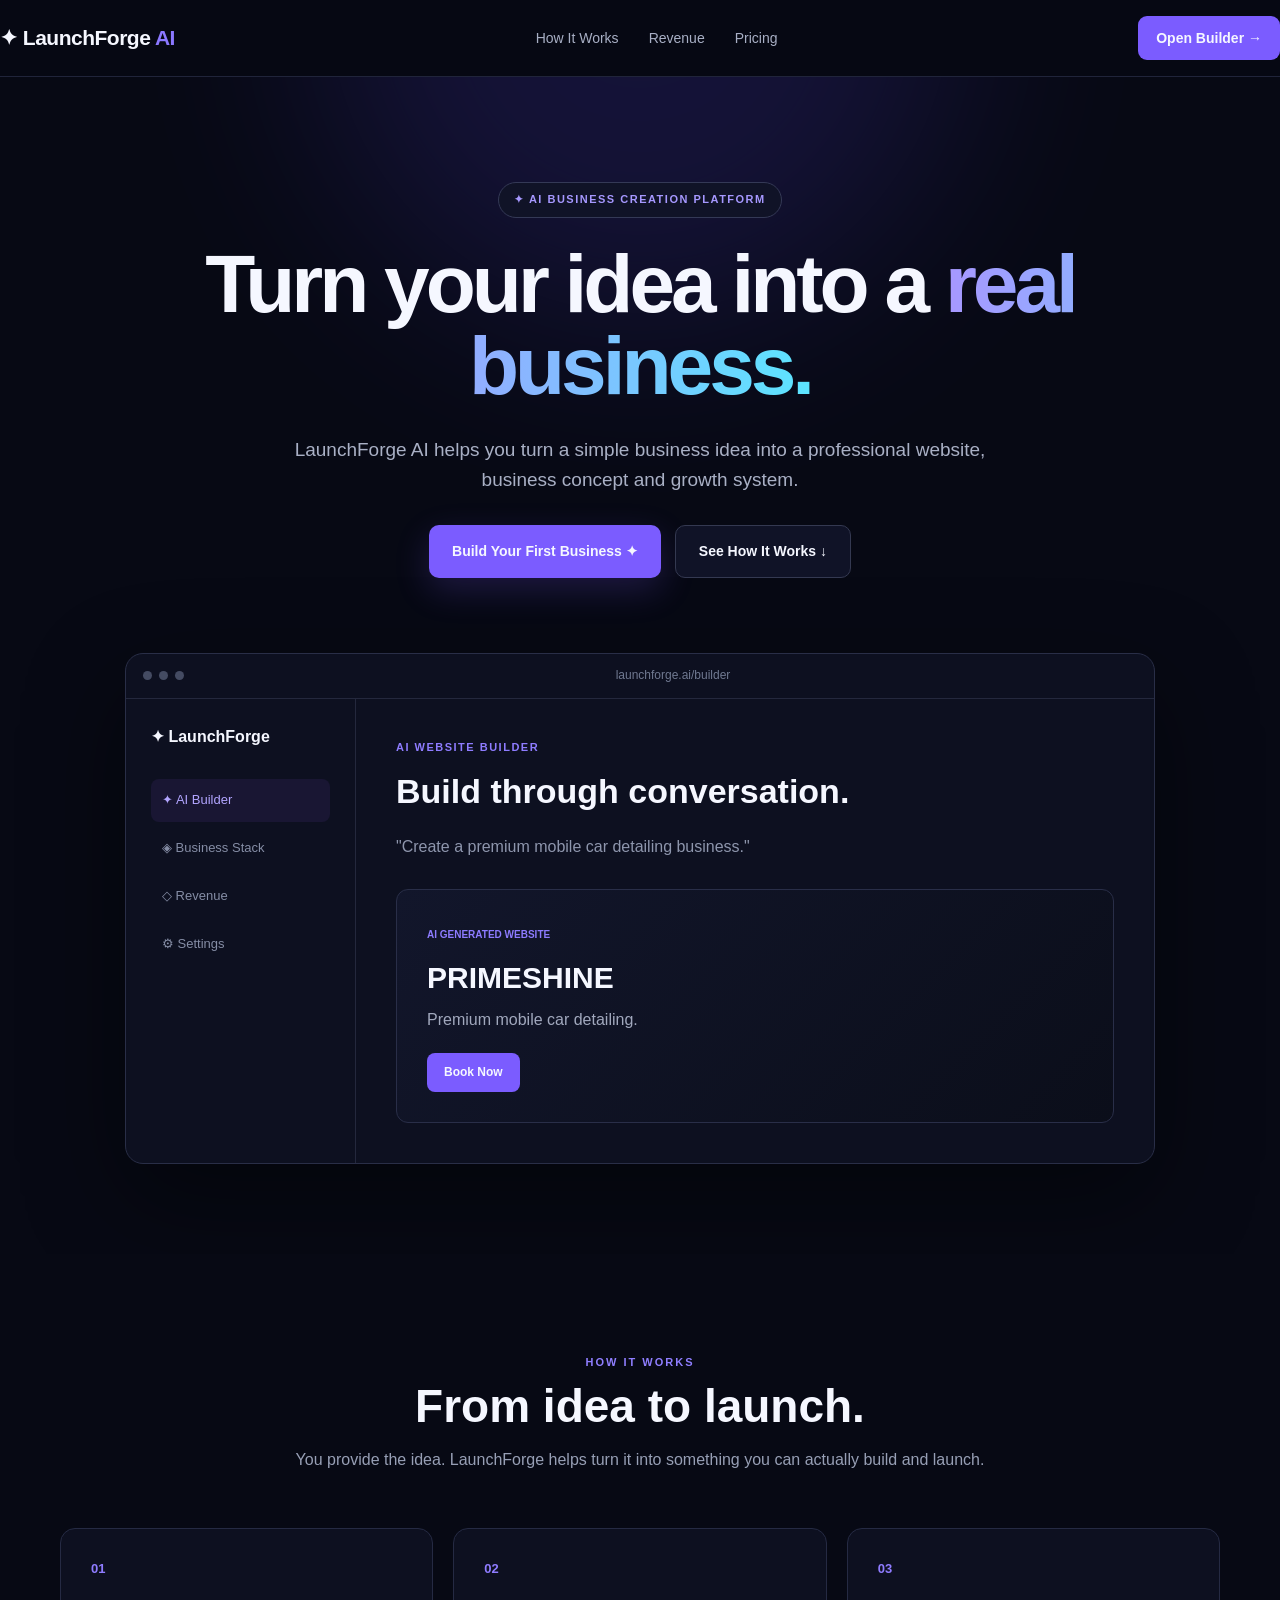
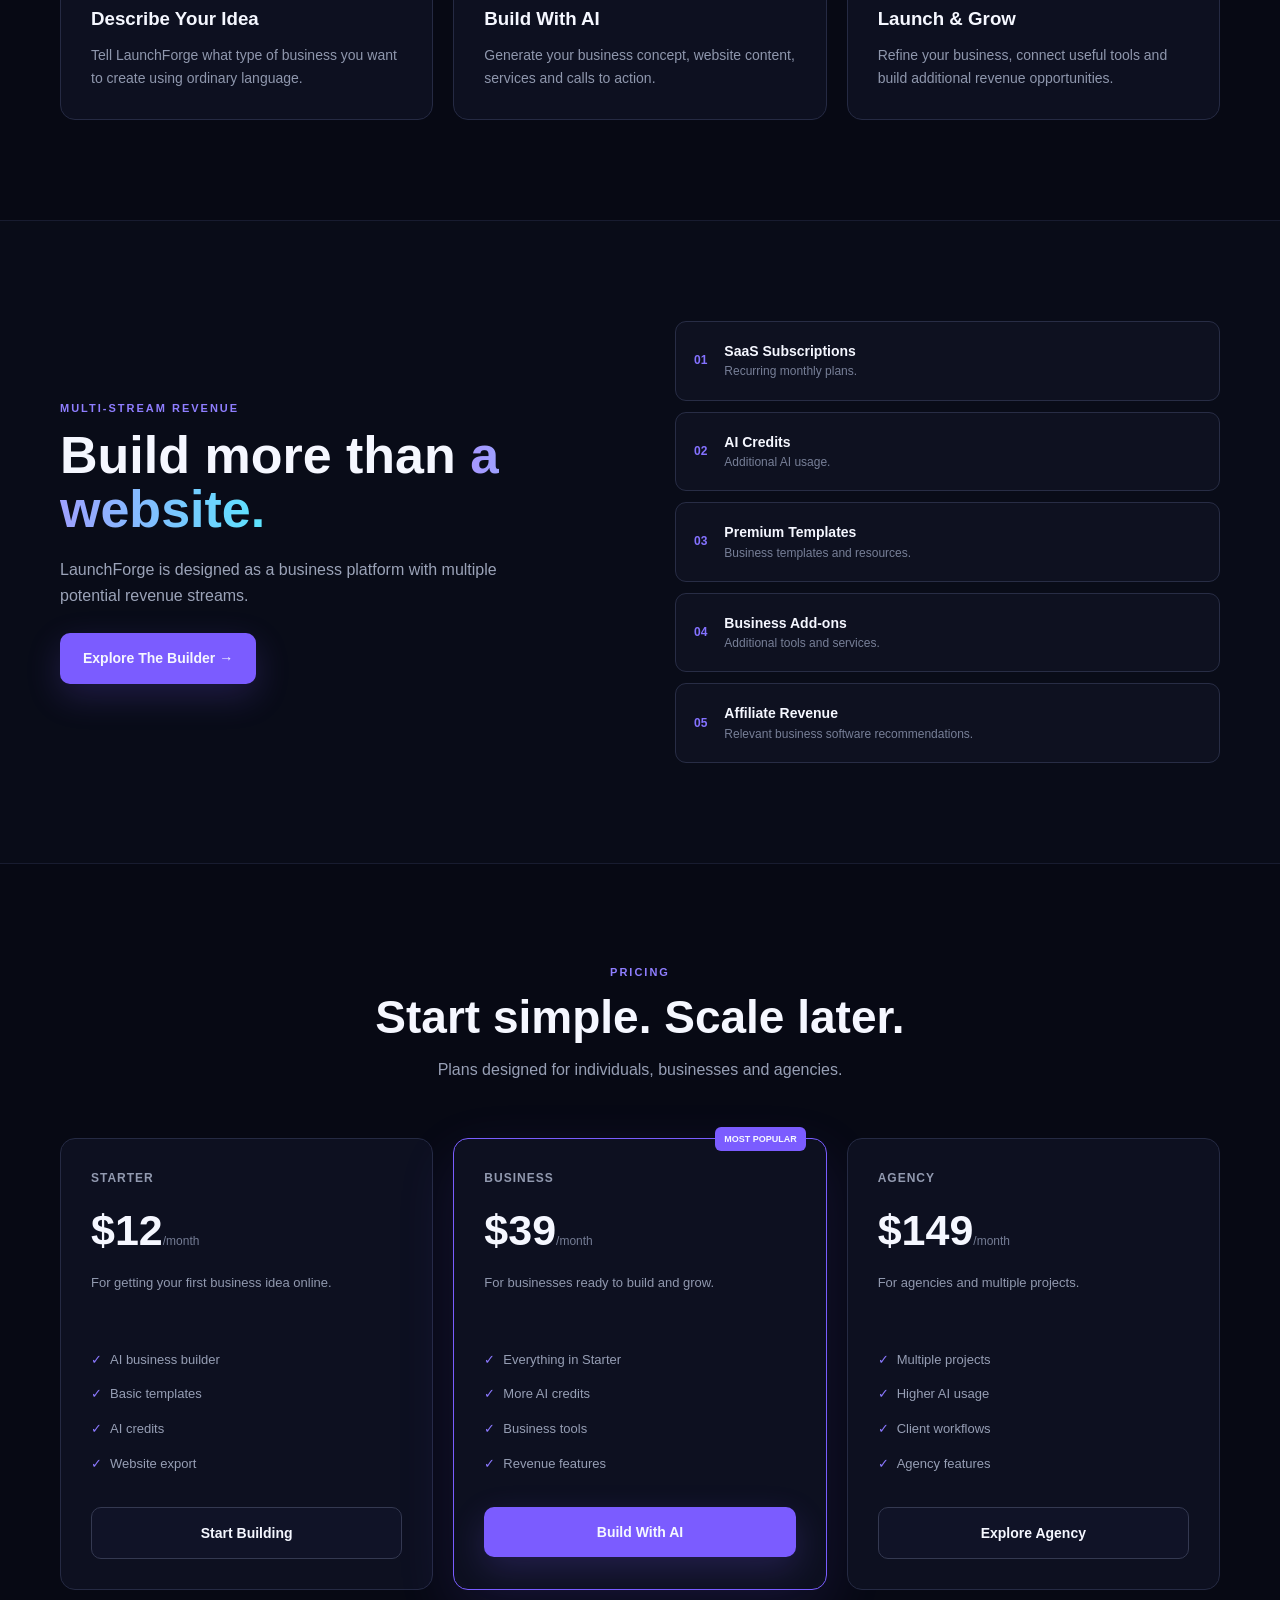
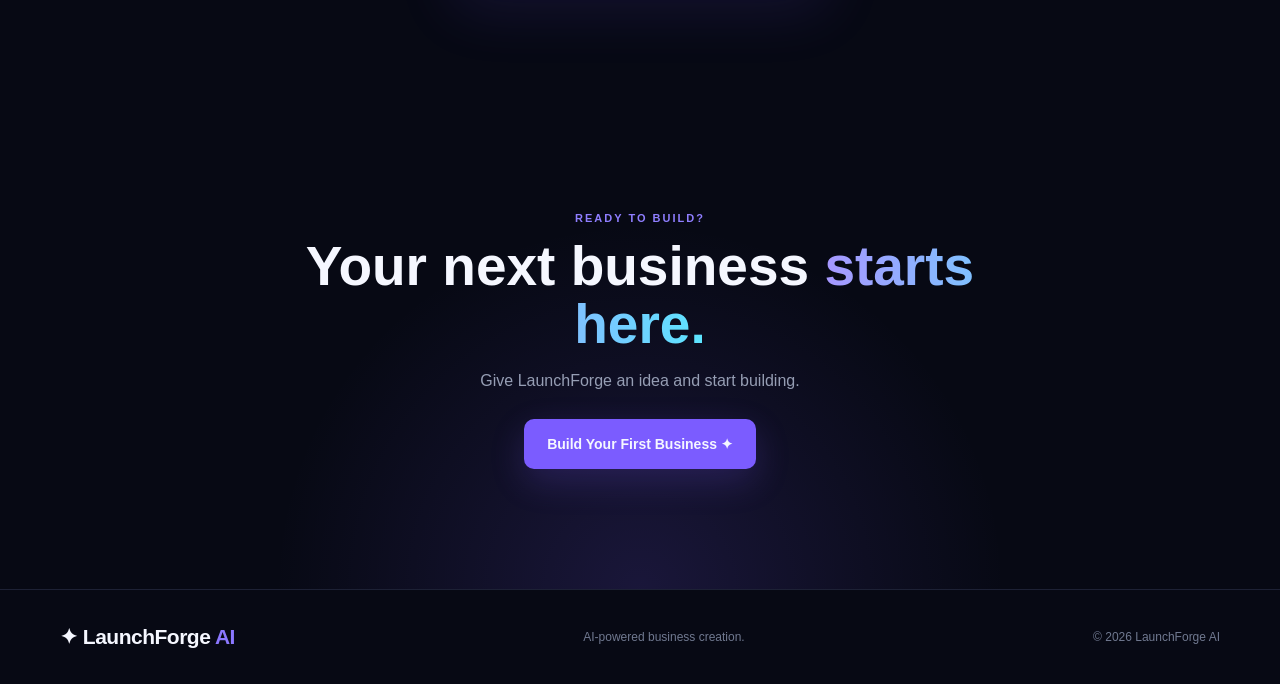
<file: index.html>
<!DOCTYPE html>
<html lang="en">
<head>
<meta charset="UTF-8">
<meta name="viewport" content="width=device-width, initial-scale=1.0">
<title>LaunchForge AI — Build Your Business With AI</title>
<link rel="stylesheet" href="style.css">
</head>

<body>

<nav class="navbar">
  <div class="nav-inner">
    <a href="index.html" class="logo">✦ LaunchForge <span>AI</span></a>

    <div class="nav-links">
      <a href="#how">How It Works</a>
      <a href="#revenue">Revenue</a>
      <a href="#pricing">Pricing</a>
    </div>

    <a href="builder.html" class="nav-cta">Open Builder →</a>
  </div>
</nav>


<header class="hero">

  <div class="hero-glow"></div>

  <div class="container hero-content">

    <div class="badge">✦ AI BUSINESS CREATION PLATFORM</div>

    <h1>
      Turn your idea into a
      <span>real business.</span>
    </h1>

    <p>
      LaunchForge AI helps you turn a simple business idea into a
      professional website, business concept and growth system.
    </p>

    <div class="hero-buttons">

      <a href="builder.html" class="btn btn-primary">
        Build Your First Business ✦
      </a>

      <a href="#how" class="btn btn-secondary">
        See How It Works ↓
      </a>

    </div>


    <div class="app-preview">

      <div class="browser-bar">
        <div class="browser-dots">
          <i></i><i></i><i></i>
        </div>

        <div class="browser-address">
          launchforge.ai/builder
        </div>
      </div>


      <div class="preview-body">

        <aside class="preview-sidebar">

          <div class="preview-logo">✦ LaunchForge</div>

          <div class="preview-menu active">
            ✦ AI Builder
          </div>

          <div class="preview-menu">
            ◈ Business Stack
          </div>

          <div class="preview-menu">
            ◇ Revenue
          </div>

          <div class="preview-menu">
            ⚙ Settings
          </div>

        </aside>


        <div class="preview-main">

          <div class="preview-label">
            AI WEBSITE BUILDER
          </div>

          <h2>
            Build through conversation.
          </h2>

          <p>
            "Create a premium mobile car detailing business."
          </p>

          <div class="generated-site">

            <small>AI GENERATED WEBSITE</small>

            <h3>PRIMESHINE</h3>

            <h4>Premium mobile car detailing.</h4>

            <span class="fake-button">
              Book Now
            </span>

          </div>

        </div>

      </div>

    </div>

  </div>

</header>


<section id="how" class="section">

  <div class="container">

    <div class="section-heading">

      <div class="section-tag">HOW IT WORKS</div>

      <h2>From idea to launch.</h2>

      <p>
        You provide the idea. LaunchForge helps turn it into
        something you can actually build and launch.
      </p>

    </div>


    <div class="steps">

      <div class="step-card">

        <div class="step-number">01</div>

        <h3>Describe Your Idea</h3>

        <p>
          Tell LaunchForge what type of business you want to create
          using ordinary language.
        </p>

      </div>


      <div class="step-card">

        <div class="step-number">02</div>

        <h3>Build With AI</h3>

        <p>
          Generate your business concept, website content,
          services and calls to action.
        </p>

      </div>


      <div class="step-card">

        <div class="step-number">03</div>

        <h3>Launch & Grow</h3>

        <p>
          Refine your business, connect useful tools and
          build additional revenue opportunities.
        </p>

      </div>

    </div>

  </div>

</section>


<section id="revenue" class="section revenue-section">

  <div class="container revenue-layout">

    <div class="revenue-copy">

      <div class="section-tag">MULTI-STREAM REVENUE</div>

      <h2>
        Build more than
        <span>a website.</span>
      </h2>

      <p>
        LaunchForge is designed as a business platform with
        multiple potential revenue streams.
      </p>

      <a href="builder.html" class="btn btn-primary">
        Explore The Builder →
      </a>

    </div>


    <div class="revenue-list">

      <div class="revenue-item">
        <strong>01</strong>
        <div>
          <h3>SaaS Subscriptions</h3>
          <p>Recurring monthly plans.</p>
        </div>
      </div>

      <div class="revenue-item">
        <strong>02</strong>
        <div>
          <h3>AI Credits</h3>
          <p>Additional AI usage.</p>
        </div>
      </div>

      <div class="revenue-item">
        <strong>03</strong>
        <div>
          <h3>Premium Templates</h3>
          <p>Business templates and resources.</p>
        </div>
      </div>

      <div class="revenue-item">
        <strong>04</strong>
        <div>
          <h3>Business Add-ons</h3>
          <p>Additional tools and services.</p>
        </div>
      </div>

      <div class="revenue-item">
        <strong>05</strong>
        <div>
          <h3>Affiliate Revenue</h3>
          <p>Relevant business software recommendations.</p>
        </div>
      </div>

    </div>

  </div>

</section>


<section id="pricing" class="section">

  <div class="container">

    <div class="section-heading">

      <div class="section-tag">PRICING</div>

      <h2>Start simple. Scale later.</h2>

      <p>
        Plans designed for individuals, businesses and agencies.
      </p>

    </div>


    <div class="pricing-grid">


      <div class="price-card">

        <div class="plan-name">STARTER</div>

        <div class="price">
          $12<span>/month</span>
        </div>

        <p class="plan-description">
          For getting your first business idea online.
        </p>

        <ul>
          <li>AI business builder</li>
          <li>Basic templates</li>
          <li>AI credits</li>
          <li>Website export</li>
        </ul>

        <a href="builder.html" class="btn btn-secondary full">
          Start Building
        </a>

      </div>


      <div class="price-card featured">

        <div class="popular">MOST POPULAR</div>

        <div class="plan-name">BUSINESS</div>

        <div class="price">
          $39<span>/month</span>
        </div>

        <p class="plan-description">
          For businesses ready to build and grow.
        </p>

        <ul>
          <li>Everything in Starter</li>
          <li>More AI credits</li>
          <li>Business tools</li>
          <li>Revenue features</li>
        </ul>

        <a href="builder.html" class="btn btn-primary full">
          Build With AI
        </a>

      </div>


      <div class="price-card">

        <div class="plan-name">AGENCY</div>

        <div class="price">
          $149<span>/month</span>
        </div>

        <p class="plan-description">
          For agencies and multiple projects.
        </p>

        <ul>
          <li>Multiple projects</li>
          <li>Higher AI usage</li>
          <li>Client workflows</li>
          <li>Agency features</li>
        </ul>

        <a href="builder.html" class="btn btn-secondary full">
          Explore Agency
        </a>

      </div>

    </div>

  </div>

</section>


<section class="final-cta">

  <div class="container">

    <div class="section-tag">READY TO BUILD?</div>

    <h2>
      Your next business
      <span>starts here.</span>
    </h2>

    <p>
      Give LaunchForge an idea and start building.
    </p>

    <a href="builder.html" class="btn btn-primary">
      Build Your First Business ✦
    </a>

  </div>

</section>


<footer>

  <div class="container footer-inner">

    <div class="logo">
      ✦ LaunchForge <span>AI</span>
    </div>

    <p>
      AI-powered business creation.
    </p>

    <p>
      © 2026 LaunchForge AI
    </p>

  </div>

</footer>

</body>
</html>
</file>
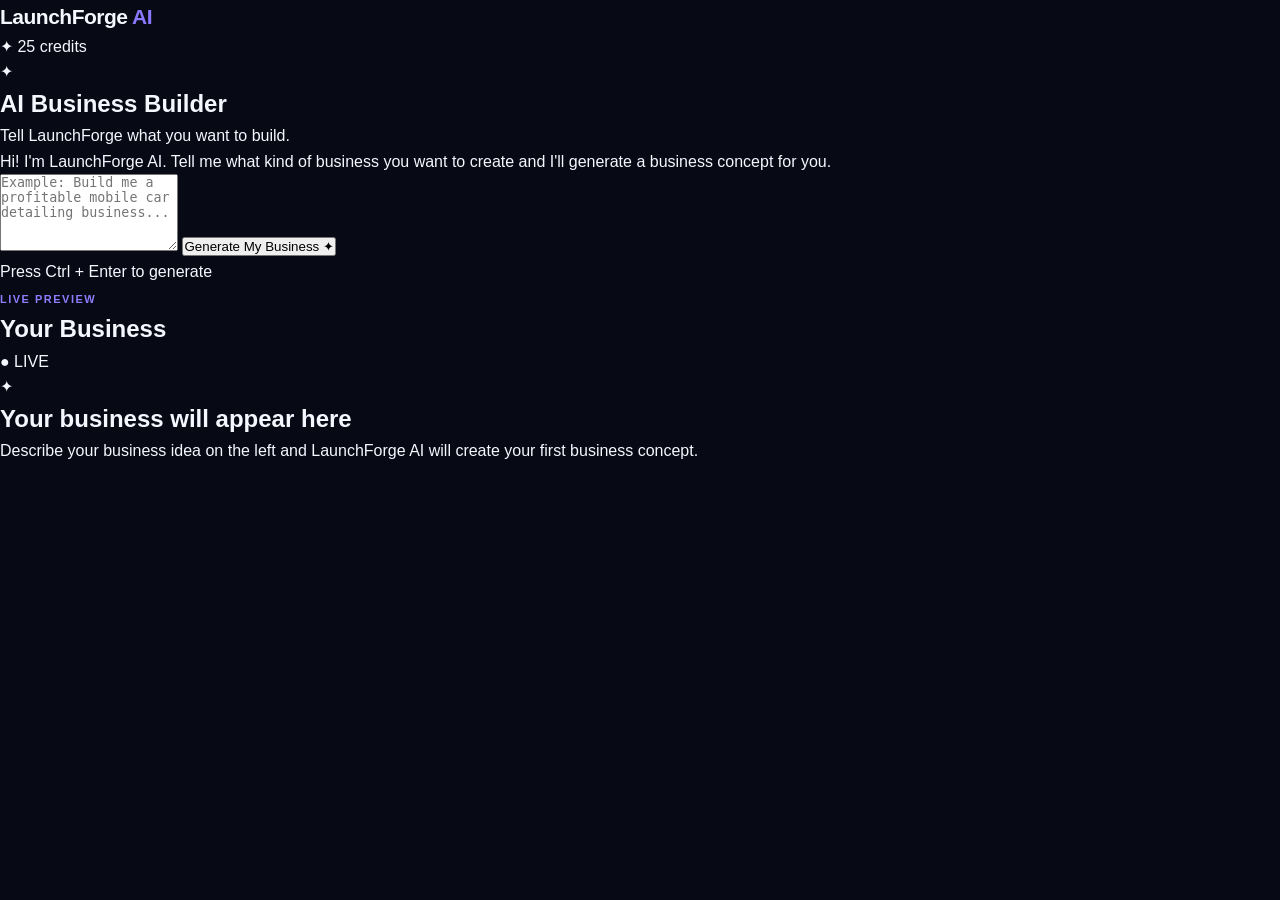
<file: builder.html>
<!DOCTYPE html>
<html lang="en">
<head>
  <meta charset="UTF-8">
  <meta name="viewport" content="width=device-width, initial-scale=1.0">

  <title>LaunchForge AI Builder</title>

  <link rel="stylesheet" href="style.css">
</head>

<body>

  <header class="builder-topbar">

    <a href="index.html" class="logo">
      LaunchForge <span>AI</span>
    </a>

    <div class="credits">
      ✦ <span id="credits">25</span> credits
    </div>

  </header>


  <main class="builder">

    <!-- LEFT SIDE -->

    <section class="builder-panel">

      <div class="builder-heading">

        <div class="ai-icon">
          ✦
        </div>

        <div>
          <h1>AI Business Builder</h1>
          <p>Tell LaunchForge what you want to build.</p>
        </div>

      </div>


      <!-- CHAT -->

      <div id="chatMessages" class="chat-messages">

        <div class="message ai">
          Hi! I'm LaunchForge AI. Tell me what kind of business you want to create and I'll generate a business concept for you.
        </div>

      </div>


      <!-- INPUT -->

      <div class="builder-input-area">

        <textarea
          id="businessPrompt"
          placeholder="Example: Build me a profitable mobile car detailing business..."
          rows="5"
        ></textarea>

        <button
          id="generateBtn"
          type="button"
          class="generate-button"
        >
          Generate My Business ✦
        </button>

        <p class="input-hint">
          Press Ctrl + Enter to generate
        </p>

      </div>

    </section>


    <!-- RIGHT SIDE -->

    <section class="preview-panel">

      <div class="preview-header">

        <div>
          <span class="preview-label">LIVE PREVIEW</span>
          <h2>Your Business</h2>
        </div>

        <span class="live-status">
          ● LIVE
        </span>

      </div>


      <div id="preview" class="preview-content">

        <div class="empty-preview">

          <div class="empty-icon">
            ✦
          </div>

          <h2>Your business will appear here</h2>

          <p>
            Describe your business idea on the left and LaunchForge AI will create your first business concept.
          </p>

        </div>

      </div>

    </section>

  </main>


  <script src="builder.js"></script>

</body>
</html>
</file>
<file: style.css>
* {
  margin: 0;
  padding: 0;
  box-sizing: border-box;
}

html {
  scroll-behavior: smooth;
}

body {
  font-family: Arial, Helvetica, sans-serif;
  background: #070914;
  color: #f5f7ff;
  line-height: 1.6;
}

a {
  color: inherit;
  text-decoration: none;
}

.container {
  width: min(1160px, 92%);
  margin: auto;
}


/* NAVIGATION */

.navbar {
  position: sticky;
  top: 0;
  z-index: 100;
  background: rgba(7, 9, 20, 0.92);
  backdrop-filter: blur(18px);
  border-bottom: 1px solid #20243a;
}

.nav-inner {
  min-height: 76px;
  display: flex;
  align-items: center;
  justify-content: space-between;
  gap: 25px;
}

.logo {
  font-size: 21px;
  font-weight: 800;
  letter-spacing: -0.5px;
}

.logo span {
  color: #8b78ff;
}

.nav-links {
  display: flex;
  gap: 30px;
  color: #a8afc5;
  font-size: 14px;
}

.nav-links a:hover {
  color: white;
}

.nav-cta {
  padding: 11px 18px;
  border-radius: 9px;
  background: #7b5cff;
  font-size: 14px;
  font-weight: 700;
}


/* HERO */

.hero {
  position: relative;
  overflow: hidden;
  padding: 105px 0 90px;
  text-align: center;
}

.hero-glow {
  position: absolute;
  width: 650px;
  height: 650px;
  left: 50%;
  top: -400px;
  transform: translateX(-50%);
  background: #634bff;
  opacity: 0.15;
  filter: blur(100px);
  border-radius: 50%;
}

.hero-content {
  position: relative;
  z-index: 1;
}

.badge {
  display: inline-block;
  padding: 8px 15px;
  border: 1px solid #343956;
  border-radius: 100px;
  background: #101327;
  color: #a698ff;
  font-size: 11px;
  font-weight: 800;
  letter-spacing: 1.5px;
  margin-bottom: 25px;
}

.hero h1 {
  max-width: 900px;
  margin: auto;
  font-size: clamp(48px, 7vw, 82px);
  line-height: 1;
  letter-spacing: -4px;
}

.hero h1 span,
.revenue-copy h2 span,
.final-cta h2 span {
  background: linear-gradient(90deg, #a797ff, #5ce5ff);
  -webkit-background-clip: text;
  color: transparent;
}

.hero > .container > p {
  max-width: 700px;
  margin: 28px auto;
  color: #a9b0c5;
  font-size: 19px;
}

.hero-buttons {
  display: flex;
  justify-content: center;
  gap: 14px;
  flex-wrap: wrap;
  margin-top: 30px;
}


/* BUTTONS */

.btn {
  display: inline-flex;
  align-items: center;
  justify-content: center;
  padding: 14px 23px;
  border-radius: 10px;
  font-weight: 800;
  font-size: 14px;
  transition: 0.2s;
}

.btn:hover {
  transform: translateY(-2px);
}

.btn-primary {
  background: #7b5cff;
  box-shadow: 0 12px 35px rgba(123, 92, 255, 0.2);
}

.btn-secondary {
  border: 1px solid #343951;
  background: #101327;
}

.full {
  width: 100%;
}


/* APP PREVIEW */

.app-preview {
  max-width: 1030px;
  margin: 75px auto 0;
  background: #0d1020;
  border: 1px solid #292e47;
  border-radius: 18px;
  overflow: hidden;
  box-shadow: 0 35px 100px rgba(0, 0, 0, 0.45);
  text-align: left;
}

.browser-bar {
  height: 45px;
  border-bottom: 1px solid #24283d;
  display: flex;
  align-items: center;
  gap: 25px;
  padding: 0 17px;
}

.browser-dots {
  display: flex;
  gap: 7px;
}

.browser-dots i {
  width: 9px;
  height: 9px;
  border-radius: 50%;
  background: #444b62;
}

.browser-address {
  flex: 1;
  text-align: center;
  color: #707991;
  font-size: 12px;
}

.preview-body {
  display: grid;
  grid-template-columns: 230px 1fr;
  min-height: 440px;
}

.preview-sidebar {
  padding: 25px;
  border-right: 1px solid #24283d;
}

.preview-logo {
  font-weight: 800;
  margin-bottom: 30px;
}

.preview-menu {
  padding: 11px;
  margin-bottom: 5px;
  border-radius: 8px;
  color: #858da5;
  font-size: 13px;
}

.preview-menu.active {
  background: #191633;
  color: #b2a5ff;
}

.preview-main {
  padding: 40px;
}

.preview-label {
  color: #8e7cff;
  font-size: 11px;
  font-weight: 800;
  letter-spacing: 1.5px;
}

.preview-main h2 {
  font-size: 34px;
  margin: 8px 0 15px;
}

.preview-main > p {
  color: #8e96ad;
}

.generated-site {
  margin-top: 30px;
  padding: 30px;
  border: 1px solid #292e48;
  border-radius: 12px;
  background: linear-gradient(135deg, #12162b, #0b0e1a);
}

.generated-site small {
  color: #8d7bff;
  font-size: 10px;
  font-weight: 800;
}

.generated-site h3 {
  font-size: 30px;
  margin-top: 8px;
}

.generated-site h4 {
  color: #a1a8bd;
  font-weight: 500;
  margin: 5px 0 20px;
}

.fake-button {
  display: inline-block;
  padding: 10px 17px;
  border-radius: 8px;
  background: #7b5cff;
  font-size: 12px;
  font-weight: 700;
}


/* SECTIONS */

.section {
  padding: 100px 0;
}

.section-heading {
  max-width: 700px;
  margin: 0 auto 55px;
  text-align: center;
}

.section-tag {
  color: #8f7eff;
  font-size: 11px;
  font-weight: 800;
  letter-spacing: 2px;
}

.section-heading h2 {
  font-size: 46px;
  line-height: 1.1;
  margin: 10px 0 15px;
}

.section-heading p {
  color: #979fb5;
}


/* STEPS */

.steps {
  display: grid;
  grid-template-columns: repeat(3, 1fr);
  gap: 20px;
}

.step-card {
  padding: 30px;
  background: #0d1020;
  border: 1px solid #252a43;
  border-radius: 15px;
}

.step-number {
  color: #8f7cff;
  font-weight: 800;
  font-size: 13px;
  margin-bottom: 25px;
}

.step-card h3 {
  margin-bottom: 10px;
}

.step-card p {
  color: #8f97ad;
  font-size: 14px;
}


/* REVENUE */

.revenue-section {
  background: #090c18;
  border-top: 1px solid #181c30;
  border-bottom: 1px solid #181c30;
}

.revenue-layout {
  display: grid;
  grid-template-columns: 1fr 1fr;
  gap: 70px;
  align-items: center;
}

.revenue-copy h2 {
  font-size: 52px;
  line-height: 1.05;
  margin: 10px 0 20px;
}

.revenue-copy > p {
  color: #9ba3b8;
  margin-bottom: 25px;
  max-width: 500px;
}

.revenue-list {
  display: flex;
  flex-direction: column;
  gap: 11px;
}

.revenue-item {
  display: flex;
  gap: 17px;
  align-items: center;
  padding: 18px;
  border: 1px solid #282d45;
  border-radius: 11px;
  background: #0e1120;
}

.revenue-item > strong {
  color: #8472ff;
  font-size: 12px;
}

.revenue-item h3 {
  font-size: 14px;
}

.revenue-item p {
  color: #777f97;
  font-size: 12px;
}


/* PRICING */

.pricing-grid {
  display: grid;
  grid-template-columns: repeat(3, 1fr);
  gap: 20px;
}

.price-card {
  position: relative;
  padding: 30px;
  border: 1px solid #252a43;
  border-radius: 15px;
  background: #0d1020;
}

.price-card.featured {
  border-color: #795dff;
  box-shadow: 0 20px 60px rgba(123, 92, 255, 0.12);
}

.popular {
  position: absolute;
  top: -12px;
  right: 20px;
  padding: 5px 9px;
  border-radius: 6px;
  background: #7b5cff;
  font-size: 9px;
  font-weight: 800;
}

.plan-name {
  color: #929ab0;
  font-size: 12px;
  font-weight: 800;
  letter-spacing: 1px;
}

.price {
  font-size: 43px;
  font-weight: 900;
  margin: 8px 0;
}

.price span {
  color: #747c94;
  font-size: 12px;
  font-weight: 500;
}

.plan-description {
  color: #9098ae;
  font-size: 13px;
  min-height: 45px;
}

.price-card ul {
  list-style: none;
  margin: 25px 0;
}

.price-card li {
  padding: 7px 0;
  color: #969eb4;
  font-size: 13px;
}

.price-card li::before {
  content: "✓";
  color: #8b78ff;
  margin-right: 8px;
}


/* FINAL CTA */

.final-cta {
  padding: 120px 0;
  text-align: center;
  background:
    radial-gradient(circle at 50% 100%, rgba(123, 92, 255, 0.16), transparent 45%);
}

.final-cta h2 {
  max-width: 700px;
  margin: 10px auto 15px;
  font-size: 55px;
  line-height: 1.05;
}

.final-cta p {
  color: #969eb4;
  margin-bottom: 25px;
}


/* FOOTER */

footer {
  border-top: 1px solid #1d2135;
  padding: 30px 0;
}

.footer-inner {
  display: flex;
  justify-content: space-between;
  align-items: center;
  gap: 20px;
}

.footer-inner p {
  color: #707990;
  font-size: 12px;
}


/* MOBILE */

@media (max-width: 800px) {

  .nav-links {
    display: none;
  }

  .nav-cta {
    padding: 9px 12px;
  }

  .hero {
    padding-top: 70px;
  }

  .hero h1 {
    font-size: 48px;
    letter-spacing: -2px;
  }

  .preview-body {
    grid-template-columns: 1fr;
  }

  .preview-sidebar {
    display: none;
  }

  .preview-main {
    padding: 25px;
  }

  .steps,
  .pricing-grid,
  .revenue-layout {
    grid-template-columns: 1fr;
  }

  .section-heading h2,
  .revenue-copy h2 {
    font-size: 38px;
  }

  .final-cta h2 {
    font-size: 40px;
  }

  .footer-inner {
    flex-direction: column;
    align-items: flex-start;
  }

}
</file>
